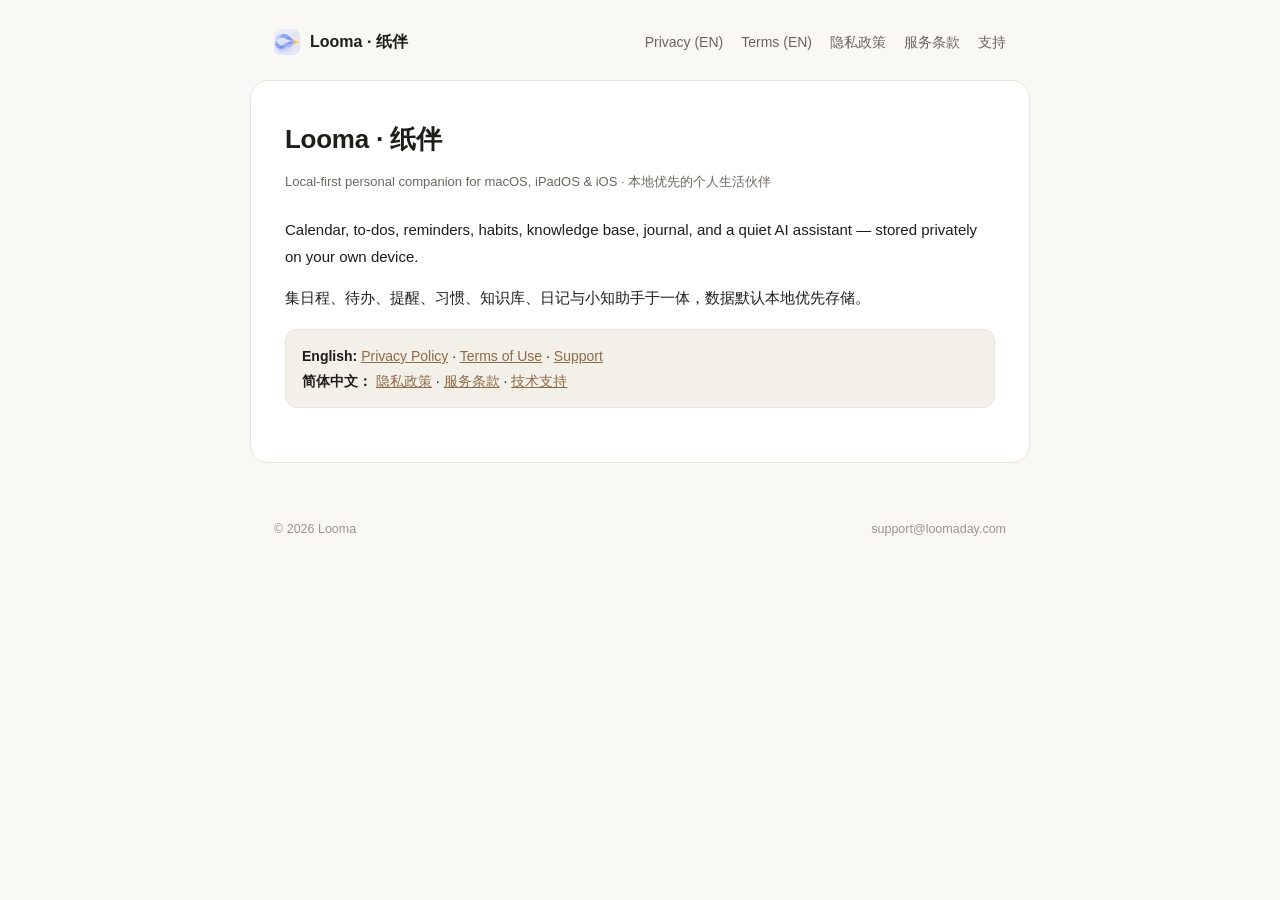
<file: index.html>
<!DOCTYPE html>
<html lang="en">
<head>
  <meta charset="UTF-8" />
  <meta name="viewport" content="width=device-width, initial-scale=1.0" />
  <title>Looma · 纸伴</title>
  <link rel="stylesheet" href="/style.css" />
</head>
<body>
  <header>
    <a class="brand" href="/"><img src="/icon.png" alt="Looma" width="26" height="26" style="border-radius:7px;display:block" /><span>Looma · 纸伴</span></a>
    <nav class="nav">
      <a href="/en/privacy/">Privacy (EN)</a>
      <a href="/en/terms/">Terms (EN)</a>
      <a href="/zh/privacy/">隐私政策</a>
      <a href="/zh/terms/">服务条款</a>
      <a href="/zh/support/">支持</a>
    </nav>
  </header>
  <main>
    <h1>Looma · 纸伴</h1>
    <div class="meta">Local-first personal companion for macOS, iPadOS &amp; iOS · 本地优先的个人生活伙伴</div>
    <p>Calendar, to-dos, reminders, habits, knowledge base, journal, and a quiet AI assistant — stored privately on your own device.</p>
    <p>集日程、待办、提醒、习惯、知识库、日记与小知助手于一体，数据默认本地优先存储。</p>
    <div class="callout">
      <strong>English:</strong>
      <a href="/en/privacy/">Privacy Policy</a> ·
      <a href="/en/terms/">Terms of Use</a> ·
      <a href="/en/support/">Support</a><br/>
      <strong>简体中文：</strong>
      <a href="/zh/privacy/">隐私政策</a> ·
      <a href="/zh/terms/">服务条款</a> ·
      <a href="/zh/support/">技术支持</a>
    </div>
  </main>
  <footer>
    <span>© 2026 Looma</span>
    <span>support@loomaday.com</span>
  </footer>
</body>
</html>
</file>
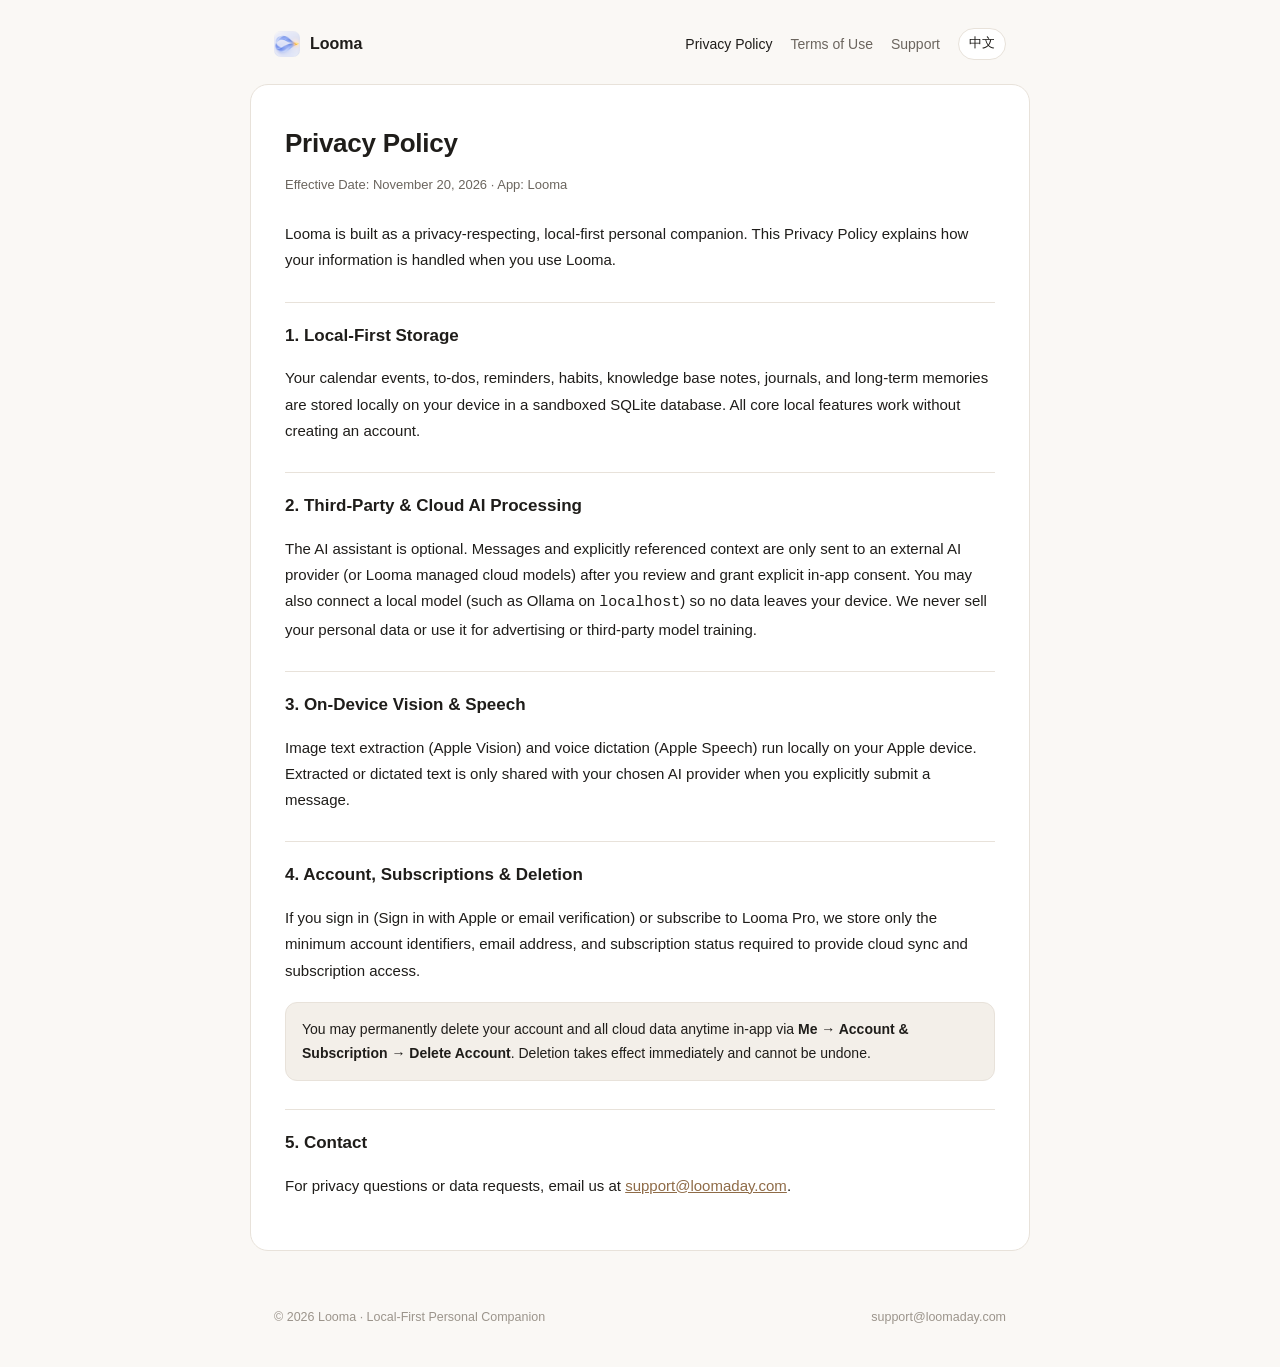
<file: en/privacy/index.html>
<!DOCTYPE html>
<html lang="en">
<head>
  <meta charset="UTF-8" />
  <meta name="viewport" content="width=device-width, initial-scale=1.0" />
  <title>Privacy Policy · Looma</title>
  <link rel="stylesheet" href="/style.css" />
</head>
<body>
  <header>
    <a class="brand" href="/"><img src="/icon.png" alt="Looma" width="26" height="26" style="border-radius:7px;display:block" /><span>Looma</span></a>
    <nav class="nav">
      <a href="/en/privacy/" class="active">Privacy Policy</a>
<a href="/en/terms/" class="">Terms of Use</a>
<a href="/en/support/" class="">Support</a>
      <a class="lang-pill" href="/zh/privacy/">中文</a>
    </nav>
  </header>
  <main>
    <h1>Privacy Policy</h1>
<div class="meta">Effective Date: November 20, 2026 · App: Looma</div>
<p>Looma is built as a privacy-respecting, local-first personal companion. This Privacy Policy explains how your information is handled when you use Looma.</p>

<h2>1. Local-First Storage</h2>
<p>Your calendar events, to-dos, reminders, habits, knowledge base notes, journals, and long-term memories are stored locally on your device in a sandboxed SQLite database. All core local features work without creating an account.</p>

<h2>2. Third-Party &amp; Cloud AI Processing</h2>
<p>The AI assistant is optional. Messages and explicitly referenced context are only sent to an external AI provider (or Looma managed cloud models) after you review and grant explicit in-app consent. You may also connect a local model (such as Ollama on <code>localhost</code>) so no data leaves your device. We never sell your personal data or use it for advertising or third-party model training.</p>

<h2>3. On-Device Vision &amp; Speech</h2>
<p>Image text extraction (Apple Vision) and voice dictation (Apple Speech) run locally on your Apple device. Extracted or dictated text is only shared with your chosen AI provider when you explicitly submit a message.</p>

<h2>4. Account, Subscriptions &amp; Deletion</h2>
<p>If you sign in (Sign in with Apple or email verification) or subscribe to Looma Pro, we store only the minimum account identifiers, email address, and subscription status required to provide cloud sync and subscription access.</p>
<div class="callout">You may permanently delete your account and all cloud data anytime in-app via <strong>Me → Account &amp; Subscription → Delete Account</strong>. Deletion takes effect immediately and cannot be undone.</div>

<h2>5. Contact</h2>
<p>For privacy questions or data requests, email us at <a href="mailto:support@loomaday.com">support@loomaday.com</a>.</p>
  </main>
  <footer>
    <span>© 2026 Looma · Local-First Personal Companion</span>
    <span>support@loomaday.com</span>
  </footer>
</body>
</html>
</file>
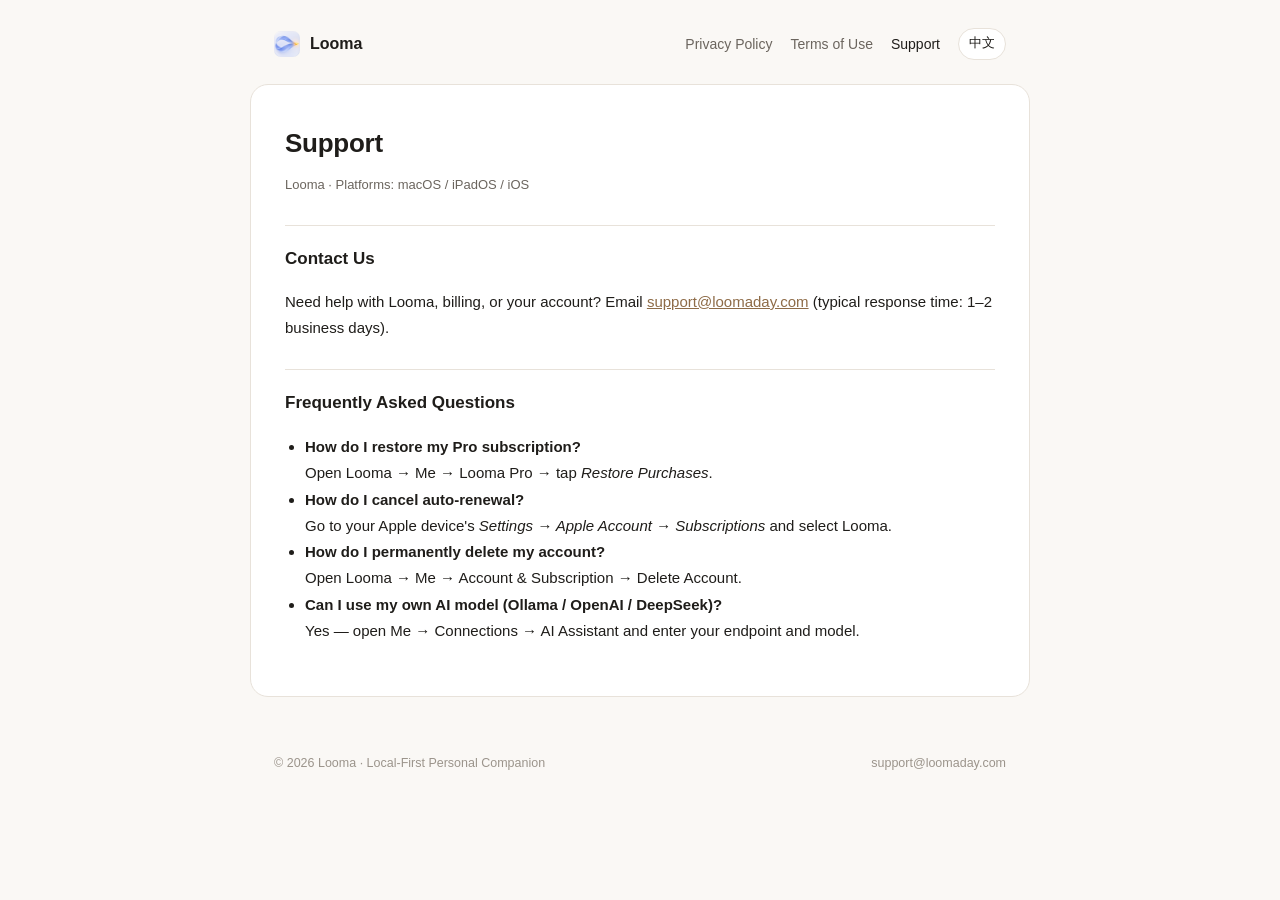
<file: en/support/index.html>
<!DOCTYPE html>
<html lang="en">
<head>
  <meta charset="UTF-8" />
  <meta name="viewport" content="width=device-width, initial-scale=1.0" />
  <title>Support · Looma</title>
  <link rel="stylesheet" href="/style.css" />
</head>
<body>
  <header>
    <a class="brand" href="/"><img src="/icon.png" alt="Looma" width="26" height="26" style="border-radius:7px;display:block" /><span>Looma</span></a>
    <nav class="nav">
      <a href="/en/privacy/" class="">Privacy Policy</a>
<a href="/en/terms/" class="">Terms of Use</a>
<a href="/en/support/" class="active">Support</a>
      <a class="lang-pill" href="/zh/support/">中文</a>
    </nav>
  </header>
  <main>
    <h1>Support</h1>
<div class="meta">Looma · Platforms: macOS / iPadOS / iOS</div>

<h2>Contact Us</h2>
<p>Need help with Looma, billing, or your account? Email <a href="mailto:support@loomaday.com">support@loomaday.com</a> (typical response time: 1–2 business days).</p>

<h2>Frequently Asked Questions</h2>
<ul>
  <li><strong>How do I restore my Pro subscription?</strong><br/>Open Looma → Me → Looma Pro → tap <em>Restore Purchases</em>.</li>
  <li><strong>How do I cancel auto-renewal?</strong><br/>Go to your Apple device's <em>Settings → Apple Account → Subscriptions</em> and select Looma.</li>
  <li><strong>How do I permanently delete my account?</strong><br/>Open Looma → Me → Account &amp; Subscription → Delete Account.</li>
  <li><strong>Can I use my own AI model (Ollama / OpenAI / DeepSeek)?</strong><br/>Yes — open Me → Connections → AI Assistant and enter your endpoint and model.</li>
</ul>
  </main>
  <footer>
    <span>© 2026 Looma · Local-First Personal Companion</span>
    <span>support@loomaday.com</span>
  </footer>
</body>
</html>
</file>
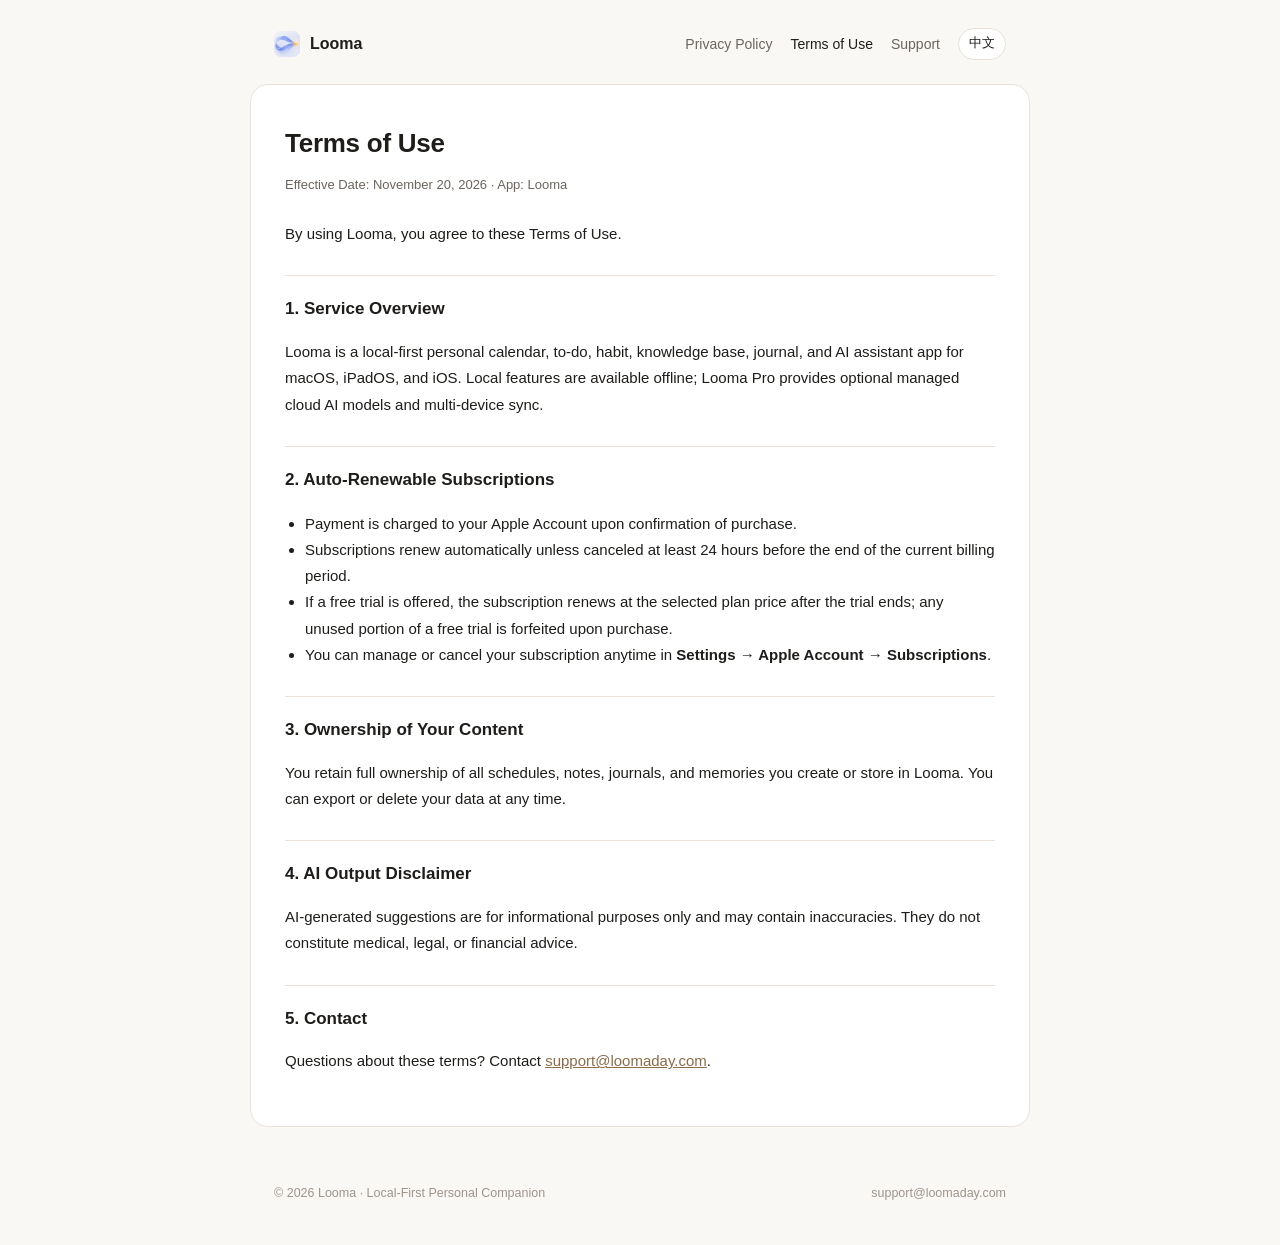
<file: en/terms/index.html>
<!DOCTYPE html>
<html lang="en">
<head>
  <meta charset="UTF-8" />
  <meta name="viewport" content="width=device-width, initial-scale=1.0" />
  <title>Terms of Use · Looma</title>
  <link rel="stylesheet" href="/style.css" />
</head>
<body>
  <header>
    <a class="brand" href="/"><img src="/icon.png" alt="Looma" width="26" height="26" style="border-radius:7px;display:block" /><span>Looma</span></a>
    <nav class="nav">
      <a href="/en/privacy/" class="">Privacy Policy</a>
<a href="/en/terms/" class="active">Terms of Use</a>
<a href="/en/support/" class="">Support</a>
      <a class="lang-pill" href="/zh/terms/">中文</a>
    </nav>
  </header>
  <main>
    <h1>Terms of Use</h1>
<div class="meta">Effective Date: November 20, 2026 · App: Looma</div>
<p>By using Looma, you agree to these Terms of Use.</p>

<h2>1. Service Overview</h2>
<p>Looma is a local-first personal calendar, to-do, habit, knowledge base, journal, and AI assistant app for macOS, iPadOS, and iOS. Local features are available offline; Looma Pro provides optional managed cloud AI models and multi-device sync.</p>

<h2>2. Auto-Renewable Subscriptions</h2>
<ul>
  <li>Payment is charged to your Apple Account upon confirmation of purchase.</li>
  <li>Subscriptions renew automatically unless canceled at least 24 hours before the end of the current billing period.</li>
  <li>If a free trial is offered, the subscription renews at the selected plan price after the trial ends; any unused portion of a free trial is forfeited upon purchase.</li>
  <li>You can manage or cancel your subscription anytime in <strong>Settings → Apple Account → Subscriptions</strong>.</li>
</ul>

<h2>3. Ownership of Your Content</h2>
<p>You retain full ownership of all schedules, notes, journals, and memories you create or store in Looma. You can export or delete your data at any time.</p>

<h2>4. AI Output Disclaimer</h2>
<p>AI-generated suggestions are for informational purposes only and may contain inaccuracies. They do not constitute medical, legal, or financial advice.</p>

<h2>5. Contact</h2>
<p>Questions about these terms? Contact <a href="mailto:support@loomaday.com">support@loomaday.com</a>.</p>
  </main>
  <footer>
    <span>© 2026 Looma · Local-First Personal Companion</span>
    <span>support@loomaday.com</span>
  </footer>
</body>
</html>
</file>
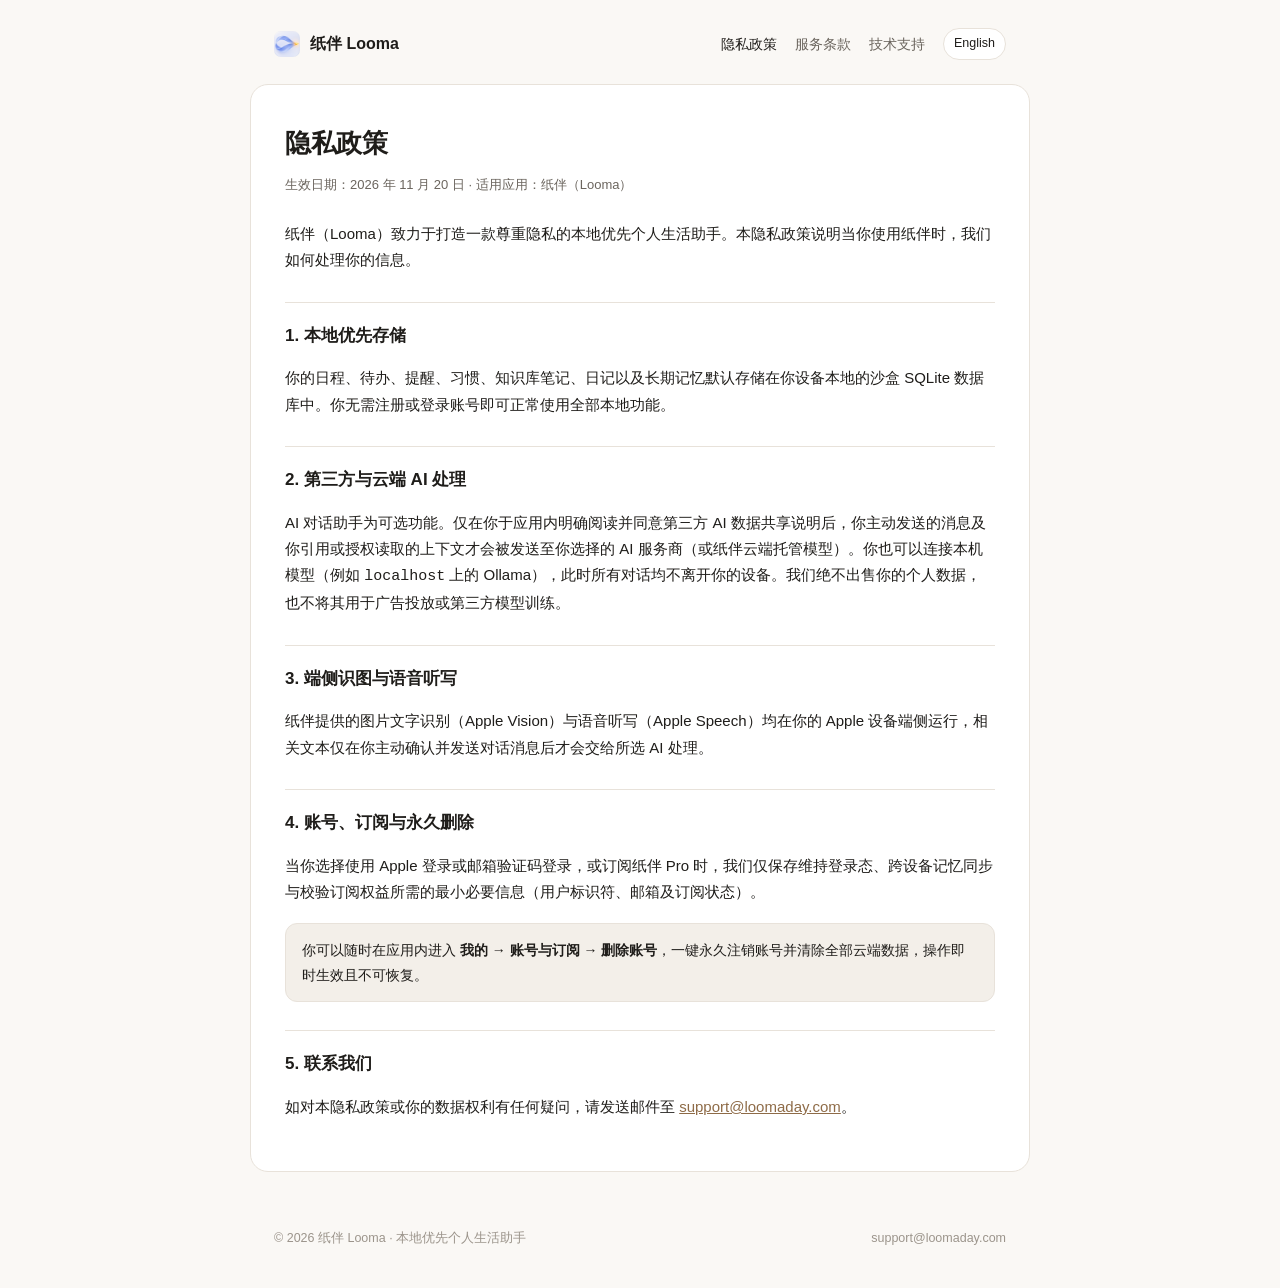
<file: zh/privacy/index.html>
<!DOCTYPE html>
<html lang="zh-CN">
<head>
  <meta charset="UTF-8" />
  <meta name="viewport" content="width=device-width, initial-scale=1.0" />
  <title>隐私政策 · 纸伴 Looma</title>
  <link rel="stylesheet" href="/style.css" />
</head>
<body>
  <header>
    <a class="brand" href="/"><img src="/icon.png" alt="Looma" width="26" height="26" style="border-radius:7px;display:block" /><span>纸伴 Looma</span></a>
    <nav class="nav">
      <a href="/zh/privacy/" class="active">隐私政策</a>
<a href="/zh/terms/" class="">服务条款</a>
<a href="/zh/support/" class="">技术支持</a>
      <a class="lang-pill" href="/en/privacy/">English</a>
    </nav>
  </header>
  <main>
    <h1>隐私政策</h1>
<div class="meta">生效日期：2026 年 11 月 20 日 · 适用应用：纸伴（Looma）</div>
<p>纸伴（Looma）致力于打造一款尊重隐私的本地优先个人生活助手。本隐私政策说明当你使用纸伴时，我们如何处理你的信息。</p>

<h2>1. 本地优先存储</h2>
<p>你的日程、待办、提醒、习惯、知识库笔记、日记以及长期记忆默认存储在你设备本地的沙盒 SQLite 数据库中。你无需注册或登录账号即可正常使用全部本地功能。</p>

<h2>2. 第三方与云端 AI 处理</h2>
<p>AI 对话助手为可选功能。仅在你于应用内明确阅读并同意第三方 AI 数据共享说明后，你主动发送的消息及你引用或授权读取的上下文才会被发送至你选择的 AI 服务商（或纸伴云端托管模型）。你也可以连接本机模型（例如 <code>localhost</code> 上的 Ollama），此时所有对话均不离开你的设备。我们绝不出售你的个人数据，也不将其用于广告投放或第三方模型训练。</p>

<h2>3. 端侧识图与语音听写</h2>
<p>纸伴提供的图片文字识别（Apple Vision）与语音听写（Apple Speech）均在你的 Apple 设备端侧运行，相关文本仅在你主动确认并发送对话消息后才会交给所选 AI 处理。</p>

<h2>4. 账号、订阅与永久删除</h2>
<p>当你选择使用 Apple 登录或邮箱验证码登录，或订阅纸伴 Pro 时，我们仅保存维持登录态、跨设备记忆同步与校验订阅权益所需的最小必要信息（用户标识符、邮箱及订阅状态）。</p>
<div class="callout">你可以随时在应用内进入 <strong>我的 → 账号与订阅 → 删除账号</strong>，一键永久注销账号并清除全部云端数据，操作即时生效且不可恢复。</div>

<h2>5. 联系我们</h2>
<p>如对本隐私政策或你的数据权利有任何疑问，请发送邮件至 <a href="mailto:support@loomaday.com">support@loomaday.com</a>。</p>
  </main>
  <footer>
    <span>© 2026 纸伴 Looma · 本地优先个人生活助手</span>
    <span>support@loomaday.com</span>
  </footer>
</body>
</html>
</file>
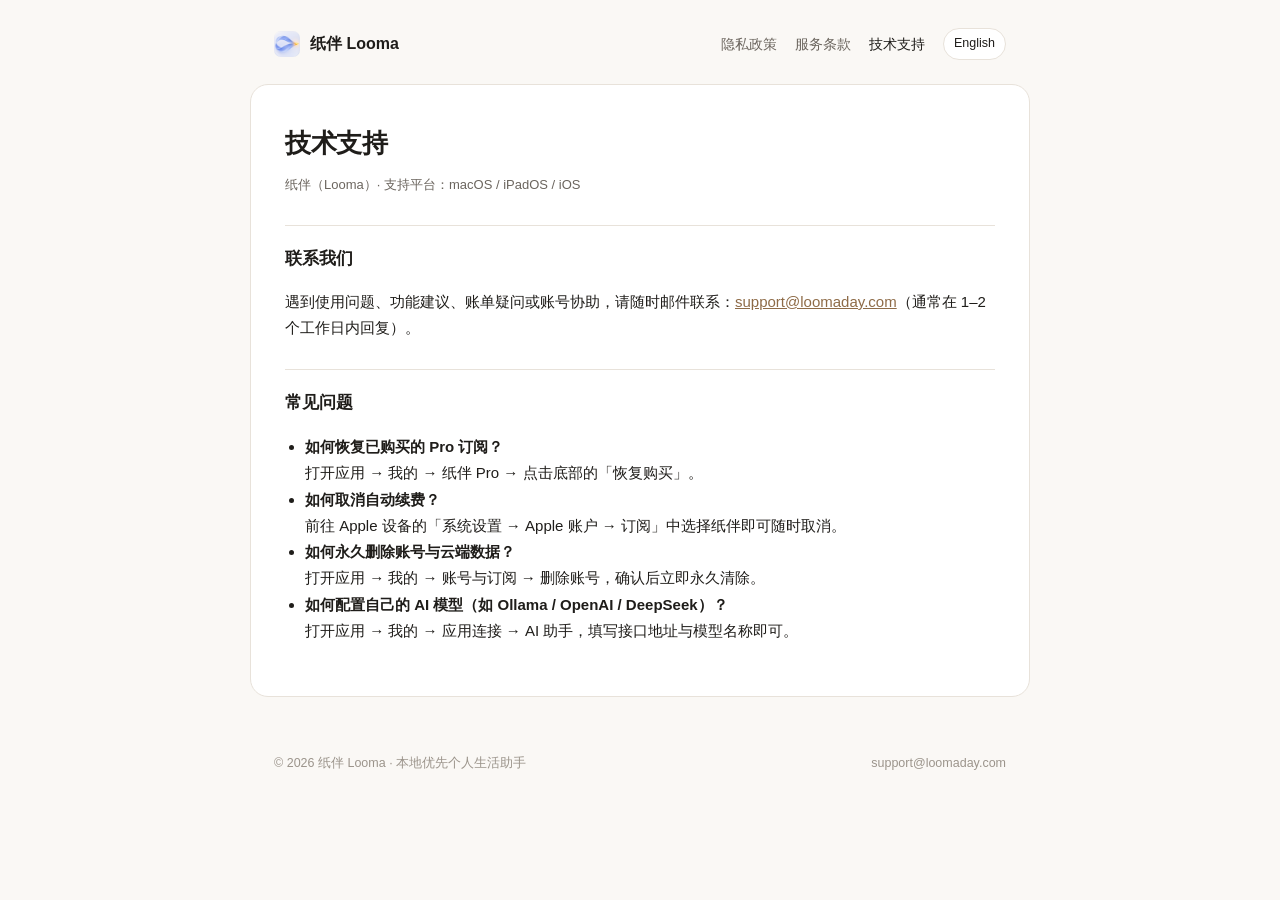
<file: zh/support/index.html>
<!DOCTYPE html>
<html lang="zh-CN">
<head>
  <meta charset="UTF-8" />
  <meta name="viewport" content="width=device-width, initial-scale=1.0" />
  <title>技术支持 · 纸伴 Looma</title>
  <link rel="stylesheet" href="/style.css" />
</head>
<body>
  <header>
    <a class="brand" href="/"><img src="/icon.png" alt="Looma" width="26" height="26" style="border-radius:7px;display:block" /><span>纸伴 Looma</span></a>
    <nav class="nav">
      <a href="/zh/privacy/" class="">隐私政策</a>
<a href="/zh/terms/" class="">服务条款</a>
<a href="/zh/support/" class="active">技术支持</a>
      <a class="lang-pill" href="/en/support/">English</a>
    </nav>
  </header>
  <main>
    <h1>技术支持</h1>
<div class="meta">纸伴（Looma）· 支持平台：macOS / iPadOS / iOS</div>

<h2>联系我们</h2>
<p>遇到使用问题、功能建议、账单疑问或账号协助，请随时邮件联系：<a href="mailto:support@loomaday.com">support@loomaday.com</a>（通常在 1–2 个工作日内回复）。</p>

<h2>常见问题</h2>
<ul>
  <li><strong>如何恢复已购买的 Pro 订阅？</strong><br/>打开应用 → 我的 → 纸伴 Pro → 点击底部的「恢复购买」。</li>
  <li><strong>如何取消自动续费？</strong><br/>前往 Apple 设备的「系统设置 → Apple 账户 → 订阅」中选择纸伴即可随时取消。</li>
  <li><strong>如何永久删除账号与云端数据？</strong><br/>打开应用 → 我的 → 账号与订阅 → 删除账号，确认后立即永久清除。</li>
  <li><strong>如何配置自己的 AI 模型（如 Ollama / OpenAI / DeepSeek）？</strong><br/>打开应用 → 我的 → 应用连接 → AI 助手，填写接口地址与模型名称即可。</li>
</ul>
  </main>
  <footer>
    <span>© 2026 纸伴 Looma · 本地优先个人生活助手</span>
    <span>support@loomaday.com</span>
  </footer>
</body>
</html>
</file>
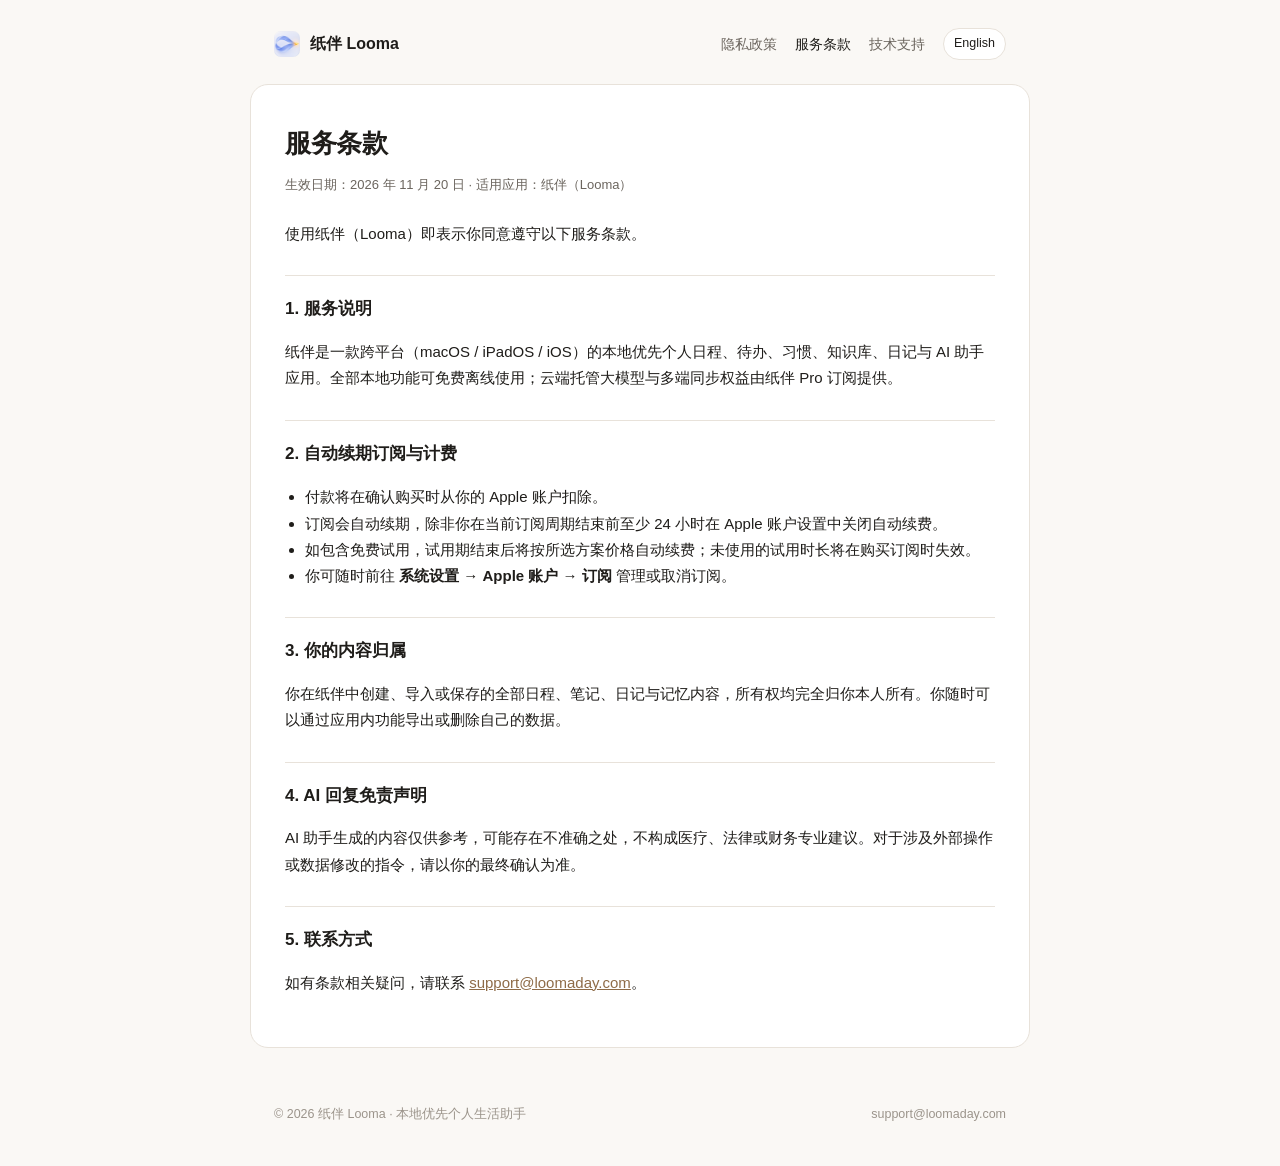
<file: zh/terms/index.html>
<!DOCTYPE html>
<html lang="zh-CN">
<head>
  <meta charset="UTF-8" />
  <meta name="viewport" content="width=device-width, initial-scale=1.0" />
  <title>服务条款 · 纸伴 Looma</title>
  <link rel="stylesheet" href="/style.css" />
</head>
<body>
  <header>
    <a class="brand" href="/"><img src="/icon.png" alt="Looma" width="26" height="26" style="border-radius:7px;display:block" /><span>纸伴 Looma</span></a>
    <nav class="nav">
      <a href="/zh/privacy/" class="">隐私政策</a>
<a href="/zh/terms/" class="active">服务条款</a>
<a href="/zh/support/" class="">技术支持</a>
      <a class="lang-pill" href="/en/terms/">English</a>
    </nav>
  </header>
  <main>
    <h1>服务条款</h1>
<div class="meta">生效日期：2026 年 11 月 20 日 · 适用应用：纸伴（Looma）</div>
<p>使用纸伴（Looma）即表示你同意遵守以下服务条款。</p>

<h2>1. 服务说明</h2>
<p>纸伴是一款跨平台（macOS / iPadOS / iOS）的本地优先个人日程、待办、习惯、知识库、日记与 AI 助手应用。全部本地功能可免费离线使用；云端托管大模型与多端同步权益由纸伴 Pro 订阅提供。</p>

<h2>2. 自动续期订阅与计费</h2>
<ul>
  <li>付款将在确认购买时从你的 Apple 账户扣除。</li>
  <li>订阅会自动续期，除非你在当前订阅周期结束前至少 24 小时在 Apple 账户设置中关闭自动续费。</li>
  <li>如包含免费试用，试用期结束后将按所选方案价格自动续费；未使用的试用时长将在购买订阅时失效。</li>
  <li>你可随时前往 <strong>系统设置 → Apple 账户 → 订阅</strong> 管理或取消订阅。</li>
</ul>

<h2>3. 你的内容归属</h2>
<p>你在纸伴中创建、导入或保存的全部日程、笔记、日记与记忆内容，所有权均完全归你本人所有。你随时可以通过应用内功能导出或删除自己的数据。</p>

<h2>4. AI 回复免责声明</h2>
<p>AI 助手生成的内容仅供参考，可能存在不准确之处，不构成医疗、法律或财务专业建议。对于涉及外部操作或数据修改的指令，请以你的最终确认为准。</p>

<h2>5. 联系方式</h2>
<p>如有条款相关疑问，请联系 <a href="mailto:support@loomaday.com">support@loomaday.com</a>。</p>
  </main>
  <footer>
    <span>© 2026 纸伴 Looma · 本地优先个人生活助手</span>
    <span>support@loomaday.com</span>
  </footer>
</body>
</html>
</file>
<file: style.css>
:root {
  --bg: #FAF8F5;
  --card: #FFFFFF;
  --ink: #1F1D1A;
  --muted: #6B655E;
  --faint: #9B948B;
  --line: #E8E2DA;
  --soft: #F3EFE9;
  --accent: #8E6B47;
}
* { box-sizing: border-box; }
body {
  margin: 0;
  font-family: -apple-system, BlinkMacSystemFont, "SF Pro Text", "PingFang SC", "Noto Sans SC", "Helvetica Neue", sans-serif;
  background: var(--bg);
  color: var(--ink);
  line-height: 1.75;
  -webkit-font-smoothing: antialiased;
}
header {
  max-width: 780px;
  margin: 0 auto;
  padding: 28px 24px 0;
  display: flex;
  align-items: center;
  justify-content: space-between;
  gap: 16px;
  flex-wrap: wrap;
}
.brand {
  display: inline-flex;
  align-items: center;
  gap: 10px;
  text-decoration: none;
  color: var(--ink);
  font-weight: 600;
  font-size: 16px;
}
.brand-dot {
  width: 26px;
  height: 26px;
  border-radius: 7px;
  background: linear-gradient(135deg, #E8EEFF 0%, #9BB4FF 60%, #F5A623 100%);
  box-shadow: inset 0 0 0 1px rgba(0,0,0,0.06);
}
.nav {
  display: flex;
  align-items: center;
  gap: 18px;
  font-size: 14px;
  flex-wrap: wrap;
}
.nav a {
  color: var(--muted);
  text-decoration: none;
}
.nav a:hover, .nav a.active {
  color: var(--ink);
  font-weight: 500;
}
.lang-pill {
  padding: 4px 10px;
  border-radius: 999px;
  border: 1px solid var(--line);
  background: var(--card);
  color: var(--ink) !important;
  font-size: 12.5px;
}
main {
  max-width: 780px;
  margin: 24px auto 56px;
  padding: 36px 34px;
  background: var(--card);
  border: 1px solid var(--line);
  border-radius: 18px;
}
h1 {
  font-size: 26px;
  font-weight: 600;
  margin: 0 0 8px;
  letter-spacing: -0.01em;
}
.meta {
  font-size: 13px;
  color: var(--muted);
  margin-bottom: 24px;
}
h2 {
  font-size: 17px;
  font-weight: 600;
  margin: 28px 0 10px;
  padding-top: 18px;
  border-top: 1px solid var(--line);
}
p, li {
  font-size: 15px;
  color: var(--ink);
}
ul {
  padding-left: 20px;
}
a {
  color: var(--accent);
}
.callout {
  background: var(--soft);
  border: 1px solid var(--line);
  border-radius: 12px;
  padding: 14px 16px;
  margin: 18px 0;
  font-size: 14px;
}
footer {
  max-width: 780px;
  margin: 0 auto 40px;
  padding: 0 24px;
  font-size: 12.5px;
  color: var(--faint);
  display: flex;
  justify-content: space-between;
  flex-wrap: wrap;
  gap: 8px;
}
@media (max-width: 600px) {
  main { margin: 16px 12px 36px; padding: 24px 20px; }
  header { padding: 20px 16px 0; }
}
</file>
